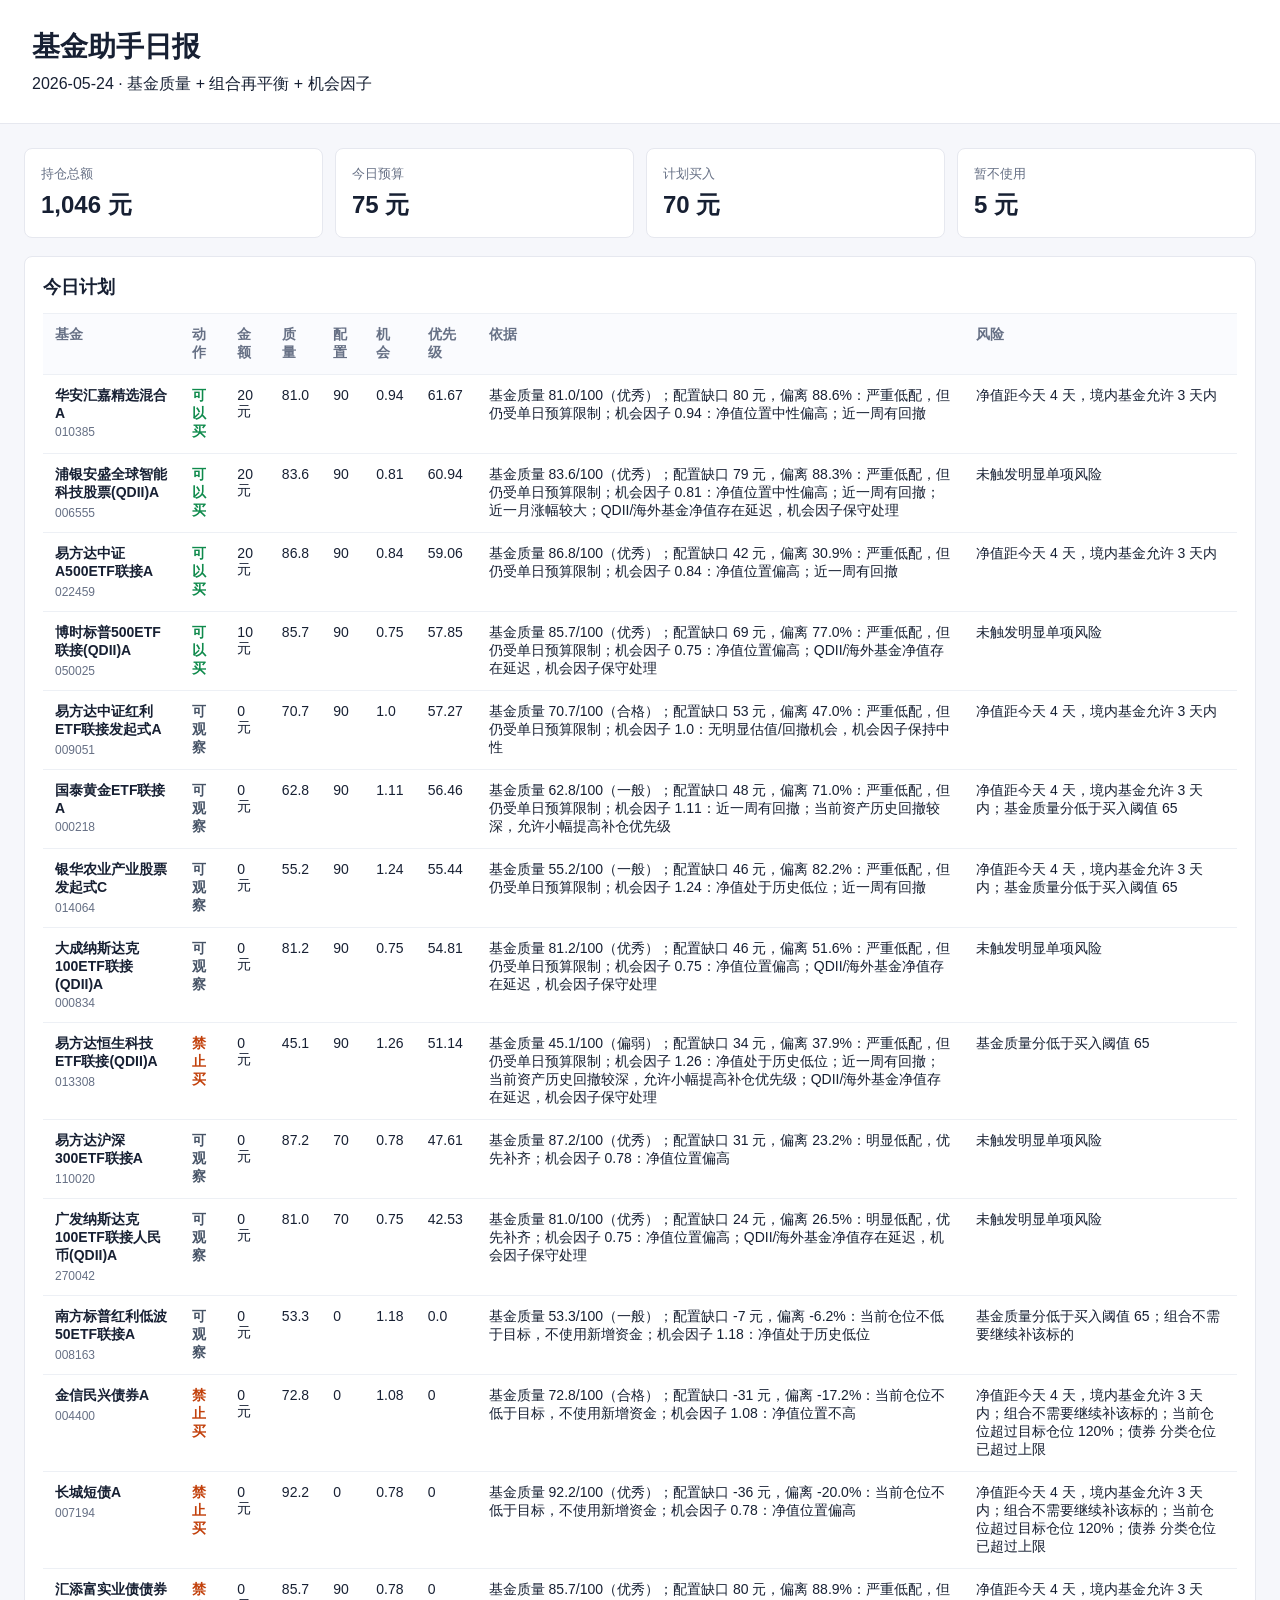
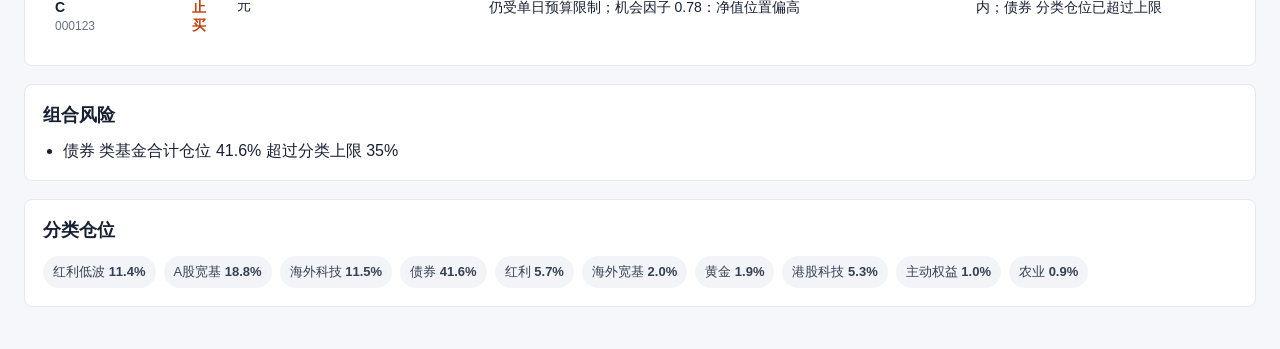
<file: data/reports/latest_dashboard.html>
<!doctype html>
<html lang="zh-CN">
<head>
  <meta charset="utf-8">
  <meta name="viewport" content="width=device-width, initial-scale=1">
  <title>基金助手日报 - 2026-05-24</title>
  <style>
    body { margin: 0; font-family: -apple-system, BlinkMacSystemFont, "Segoe UI", sans-serif; color: #172033; background: #f6f7fb; }
    header { padding: 28px 32px; background: #ffffff; border-bottom: 1px solid #e6e8ef; }
    h1 { margin: 0 0 8px; font-size: 28px; }
    main { max-width: 1280px; margin: 0 auto; padding: 24px; }
    .grid { display: grid; grid-template-columns: repeat(4, minmax(0, 1fr)); gap: 12px; margin-bottom: 18px; }
    .metric, section { background: #fff; border: 1px solid #e6e8ef; border-radius: 8px; }
    .metric { padding: 16px; }
    .metric span { display: block; color: #667085; font-size: 13px; }
    .metric strong { display: block; margin-top: 6px; font-size: 24px; }
    section { padding: 18px; margin-bottom: 18px; overflow: auto; }
    h2 { margin: 0 0 14px; font-size: 18px; }
    table { width: 100%; border-collapse: collapse; min-width: 1100px; }
    th, td { padding: 12px; border-top: 1px solid #edf0f5; text-align: left; vertical-align: top; font-size: 14px; }
    th { color: #667085; font-weight: 600; background: #fafbfe; }
    td span { display: block; color: #667085; font-size: 12px; margin-top: 4px; }
    b.buy { color: #0f8a4c; }
    b.pause { color: #c2410c; }
    b.watch { color: #475467; }
    ul { margin: 0; padding-left: 20px; }
    .chips { display: flex; flex-wrap: wrap; gap: 8px; }
    .chips span { padding: 7px 10px; background: #f2f4f7; border-radius: 999px; color: #344054; font-size: 13px; }
    @media (max-width: 860px) {
      main { padding: 14px; }
      .grid { grid-template-columns: repeat(2, minmax(0, 1fr)); }
    }
  </style>
</head>
<body>
  <header>
    <h1>基金助手日报</h1>
    <div>2026-05-24 · 基金质量 + 组合再平衡 + 机会因子</div>
  </header>
  <main>
    <div class="grid">
      <div class="metric"><span>持仓总额</span><strong>1,046 元</strong></div>
      <div class="metric"><span>今日预算</span><strong>75 元</strong></div>
      <div class="metric"><span>计划买入</span><strong>70 元</strong></div>
      <div class="metric"><span>暂不使用</span><strong>5 元</strong></div>
    </div>
    <section>
      <h2>今日计划</h2>
      <table>
        <thead><tr><th>基金</th><th>动作</th><th>金额</th><th>质量</th><th>配置</th><th>机会</th><th>优先级</th><th>依据</th><th>风险</th></tr></thead>
        <tbody><tr><td><strong>华安汇嘉精选混合A</strong><span>010385</span></td><td><b class='buy'>可以买</b></td><td>20 元</td><td>81.0</td><td>90</td><td>0.94</td><td>61.67</td><td>基金质量 81.0/100（优秀）；配置缺口 80 元，偏离 88.6%：严重低配，但仍受单日预算限制；机会因子 0.94：净值位置中性偏高；近一周有回撤</td><td>净值距今天 4 天，境内基金允许 3 天内</td></tr><tr><td><strong>浦银安盛全球智能科技股票(QDII)A</strong><span>006555</span></td><td><b class='buy'>可以买</b></td><td>20 元</td><td>83.6</td><td>90</td><td>0.81</td><td>60.94</td><td>基金质量 83.6/100（优秀）；配置缺口 79 元，偏离 88.3%：严重低配，但仍受单日预算限制；机会因子 0.81：净值位置中性偏高；近一周有回撤；近一月涨幅较大；QDII/海外基金净值存在延迟，机会因子保守处理</td><td>未触发明显单项风险</td></tr><tr><td><strong>易方达中证A500ETF联接A</strong><span>022459</span></td><td><b class='buy'>可以买</b></td><td>20 元</td><td>86.8</td><td>90</td><td>0.84</td><td>59.06</td><td>基金质量 86.8/100（优秀）；配置缺口 42 元，偏离 30.9%：严重低配，但仍受单日预算限制；机会因子 0.84：净值位置偏高；近一周有回撤</td><td>净值距今天 4 天，境内基金允许 3 天内</td></tr><tr><td><strong>博时标普500ETF联接(QDII)A</strong><span>050025</span></td><td><b class='buy'>可以买</b></td><td>10 元</td><td>85.7</td><td>90</td><td>0.75</td><td>57.85</td><td>基金质量 85.7/100（优秀）；配置缺口 69 元，偏离 77.0%：严重低配，但仍受单日预算限制；机会因子 0.75：净值位置偏高；QDII/海外基金净值存在延迟，机会因子保守处理</td><td>未触发明显单项风险</td></tr><tr><td><strong>易方达中证红利ETF联接发起式A</strong><span>009051</span></td><td><b class='watch'>可观察</b></td><td>0 元</td><td>70.7</td><td>90</td><td>1.0</td><td>57.27</td><td>基金质量 70.7/100（合格）；配置缺口 53 元，偏离 47.0%：严重低配，但仍受单日预算限制；机会因子 1.0：无明显估值/回撤机会，机会因子保持中性</td><td>净值距今天 4 天，境内基金允许 3 天内</td></tr><tr><td><strong>国泰黄金ETF联接A</strong><span>000218</span></td><td><b class='watch'>可观察</b></td><td>0 元</td><td>62.8</td><td>90</td><td>1.11</td><td>56.46</td><td>基金质量 62.8/100（一般）；配置缺口 48 元，偏离 71.0%：严重低配，但仍受单日预算限制；机会因子 1.11：近一周有回撤；当前资产历史回撤较深，允许小幅提高补仓优先级</td><td>净值距今天 4 天，境内基金允许 3 天内；基金质量分低于买入阈值 65</td></tr><tr><td><strong>银华农业产业股票发起式C</strong><span>014064</span></td><td><b class='watch'>可观察</b></td><td>0 元</td><td>55.2</td><td>90</td><td>1.24</td><td>55.44</td><td>基金质量 55.2/100（一般）；配置缺口 46 元，偏离 82.2%：严重低配，但仍受单日预算限制；机会因子 1.24：净值处于历史低位；近一周有回撤</td><td>净值距今天 4 天，境内基金允许 3 天内；基金质量分低于买入阈值 65</td></tr><tr><td><strong>大成纳斯达克100ETF联接(QDII)A</strong><span>000834</span></td><td><b class='watch'>可观察</b></td><td>0 元</td><td>81.2</td><td>90</td><td>0.75</td><td>54.81</td><td>基金质量 81.2/100（优秀）；配置缺口 46 元，偏离 51.6%：严重低配，但仍受单日预算限制；机会因子 0.75：净值位置偏高；QDII/海外基金净值存在延迟，机会因子保守处理</td><td>未触发明显单项风险</td></tr><tr><td><strong>易方达恒生科技ETF联接(QDII)A</strong><span>013308</span></td><td><b class='pause'>禁止买</b></td><td>0 元</td><td>45.1</td><td>90</td><td>1.26</td><td>51.14</td><td>基金质量 45.1/100（偏弱）；配置缺口 34 元，偏离 37.9%：严重低配，但仍受单日预算限制；机会因子 1.26：净值处于历史低位；近一周有回撤；当前资产历史回撤较深，允许小幅提高补仓优先级；QDII/海外基金净值存在延迟，机会因子保守处理</td><td>基金质量分低于买入阈值 65</td></tr><tr><td><strong>易方达沪深300ETF联接A</strong><span>110020</span></td><td><b class='watch'>可观察</b></td><td>0 元</td><td>87.2</td><td>70</td><td>0.78</td><td>47.61</td><td>基金质量 87.2/100（优秀）；配置缺口 31 元，偏离 23.2%：明显低配，优先补齐；机会因子 0.78：净值位置偏高</td><td>未触发明显单项风险</td></tr><tr><td><strong>广发纳斯达克100ETF联接人民币(QDII)A</strong><span>270042</span></td><td><b class='watch'>可观察</b></td><td>0 元</td><td>81.0</td><td>70</td><td>0.75</td><td>42.53</td><td>基金质量 81.0/100（优秀）；配置缺口 24 元，偏离 26.5%：明显低配，优先补齐；机会因子 0.75：净值位置偏高；QDII/海外基金净值存在延迟，机会因子保守处理</td><td>未触发明显单项风险</td></tr><tr><td><strong>南方标普红利低波50ETF联接A</strong><span>008163</span></td><td><b class='watch'>可观察</b></td><td>0 元</td><td>53.3</td><td>0</td><td>1.18</td><td>0.0</td><td>基金质量 53.3/100（一般）；配置缺口 -7 元，偏离 -6.2%：当前仓位不低于目标，不使用新增资金；机会因子 1.18：净值处于历史低位</td><td>基金质量分低于买入阈值 65；组合不需要继续补该标的</td></tr><tr><td><strong>金信民兴债券A</strong><span>004400</span></td><td><b class='pause'>禁止买</b></td><td>0 元</td><td>72.8</td><td>0</td><td>1.08</td><td>0</td><td>基金质量 72.8/100（合格）；配置缺口 -31 元，偏离 -17.2%：当前仓位不低于目标，不使用新增资金；机会因子 1.08：净值位置不高</td><td>净值距今天 4 天，境内基金允许 3 天内；组合不需要继续补该标的；当前仓位超过目标仓位 120%；债券 分类仓位已超过上限</td></tr><tr><td><strong>长城短债A</strong><span>007194</span></td><td><b class='pause'>禁止买</b></td><td>0 元</td><td>92.2</td><td>0</td><td>0.78</td><td>0</td><td>基金质量 92.2/100（优秀）；配置缺口 -36 元，偏离 -20.0%：当前仓位不低于目标，不使用新增资金；机会因子 0.78：净值位置偏高</td><td>净值距今天 4 天，境内基金允许 3 天内；组合不需要继续补该标的；当前仓位超过目标仓位 120%；债券 分类仓位已超过上限</td></tr><tr><td><strong>汇添富实业债债券C</strong><span>000123</span></td><td><b class='pause'>禁止买</b></td><td>0 元</td><td>85.7</td><td>90</td><td>0.78</td><td>0</td><td>基金质量 85.7/100（优秀）；配置缺口 80 元，偏离 88.9%：严重低配，但仍受单日预算限制；机会因子 0.78：净值位置偏高</td><td>净值距今天 4 天，境内基金允许 3 天内；债券 分类仓位已超过上限</td></tr></tbody>
      </table>
    </section>
    <section>
      <h2>组合风险</h2>
      <ul><li>债券 类基金合计仓位 41.6% 超过分类上限 35%</li></ul>
    </section>
    <section>
      <h2>分类仓位</h2>
      <div class="chips"><span>红利低波 <strong>11.4%</strong></span><span>A股宽基 <strong>18.8%</strong></span><span>海外科技 <strong>11.5%</strong></span><span>债券 <strong>41.6%</strong></span><span>红利 <strong>5.7%</strong></span><span>海外宽基 <strong>2.0%</strong></span><span>黄金 <strong>1.9%</strong></span><span>港股科技 <strong>5.3%</strong></span><span>主动权益 <strong>1.0%</strong></span><span>农业 <strong>0.9%</strong></span></div>
    </section>
  </main>
</body>
</html>
</file>
